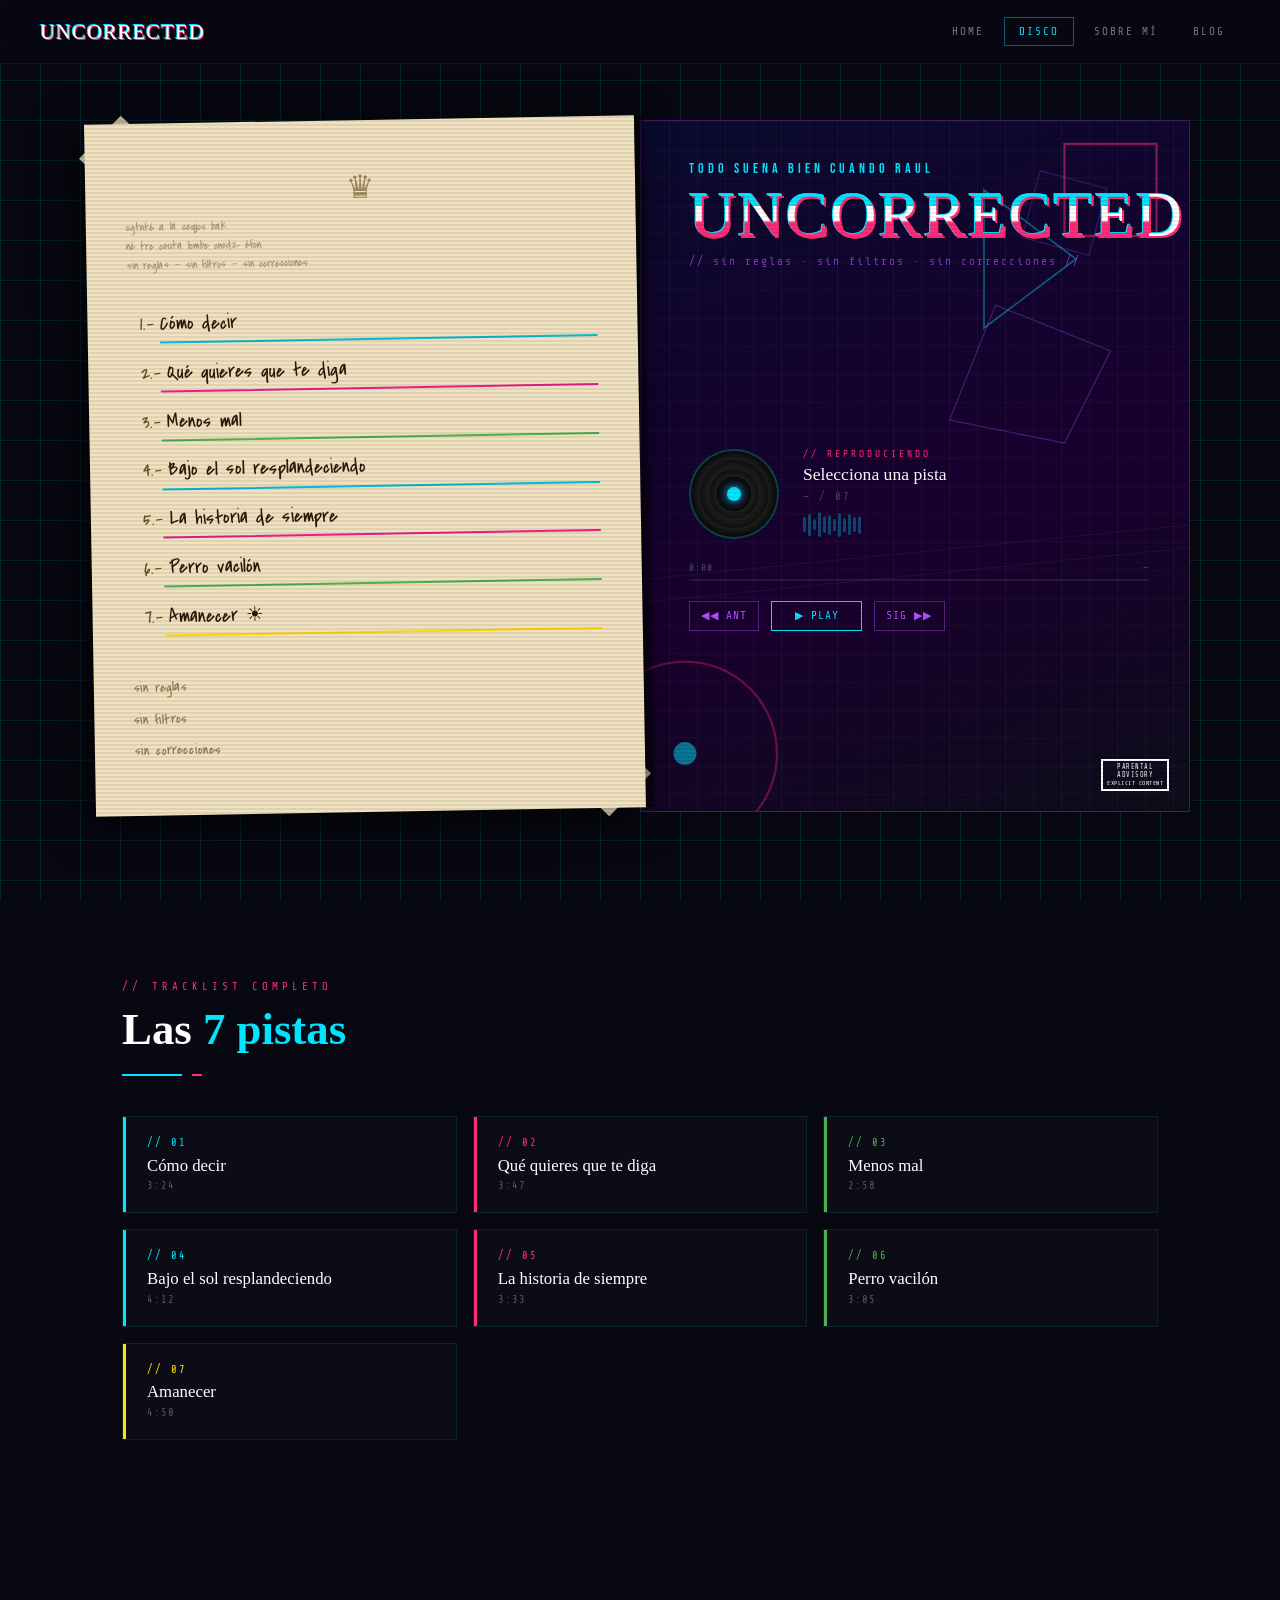
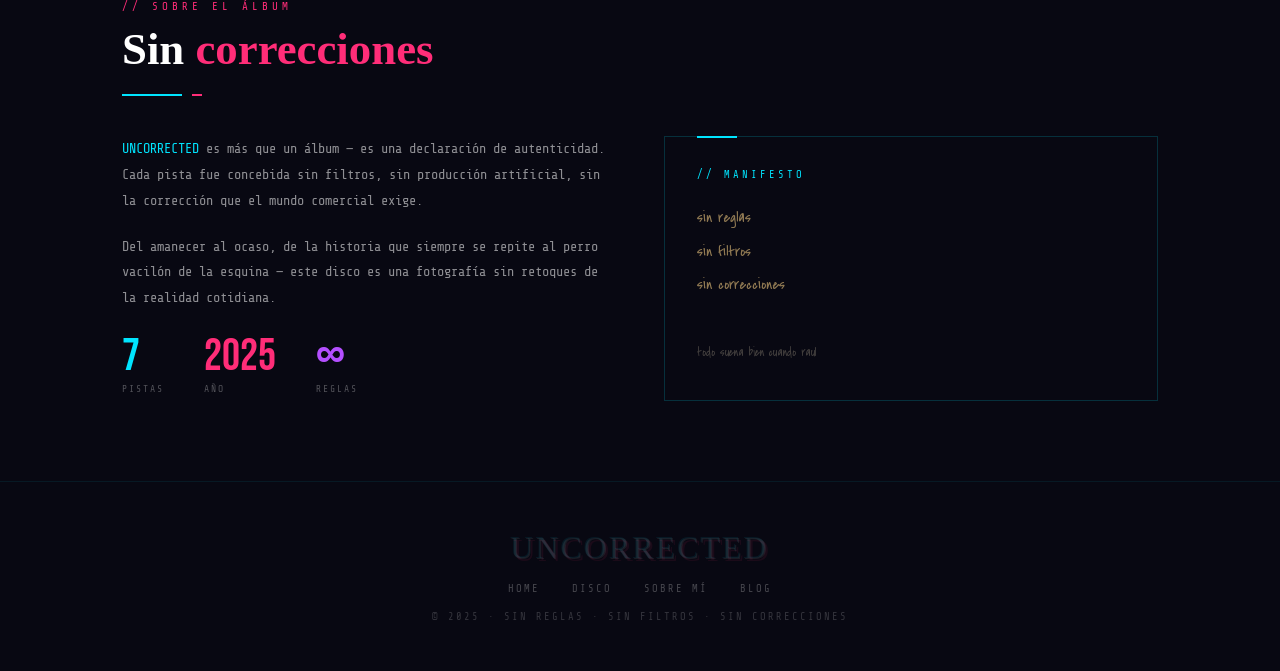
<file: disco.html>
<!DOCTYPE html>
<html lang="es">
<head>
<meta charset="UTF-8">
<meta name="viewport" content="width=device-width, initial-scale=1.0">
<title>UNCORRECTED — El Disco</title>
<link rel="stylesheet" href="shared.css">
<style>
  /* ===== DISCO HERO ===== */
  .disco-hero {
    position: relative;
    min-height: 100vh;
    display: flex;
    align-items: center;
    justify-content: center;
    padding: calc(var(--nav-height) + 2rem) 2rem 4rem;
    z-index: 1;
  }

  .disco-inner {
    display: grid;
    grid-template-columns: 1fr 1fr;
    gap: 0;
    max-width: 1100px;
    width: 100%;
  }

  /* LEFT: parchment */
  .disco-left {
    background: var(--parchment);
    padding: 3rem 2.5rem;
    position: relative;
    transform: rotate(-1deg);
    box-shadow: -8px 8px 40px rgba(0,0,0,0.8), 8px 0 0 rgba(0,0,0,0.3);
    z-index: 2;
  }

  .disco-left::after {
    content: '';
    position: absolute;
    top: 0; right: -15px;
    width: 15px; height: 100%;
    background: linear-gradient(90deg, rgba(0,0,0,0.3), transparent);
  }

  .crown-icon {
    font-family: 'Permanent Marker', cursive;
    font-size: 2rem;
    color: #6B4F1E;
    text-align: center;
    margin-bottom: 0.5rem;
    opacity: 0.6;
  }

  .handwritten-text {
    font-family: 'Covered By Your Grace', cursive;
    font-size: 0.75rem;
    color: #6B4F1E;
    opacity: 0.5;
    line-height: 1.6;
    margin-bottom: 1.5rem;
  }

  .tracklist {
    list-style: none;
    position: relative;
    z-index: 1;
  }

  .tracklist li {
    font-family: 'Covered By Your Grace', cursive;
    font-size: 1.25rem;
    color: #2C1A0A;
    padding: 0.65rem 0;
    cursor: pointer;
    position: relative;
    transition: transform 0.2s;
    display: flex;
    align-items: center;
    gap: 0.4rem;
  }

  .tracklist li:hover { transform: translateX(6px); }
  .tracklist li.active { color: #100500; }
  .tracklist li.active .num { color: #00897B; }

  .tracklist li .num { color: #6B4F1E; }

  .tracklist li .underline {
    position: absolute;
    bottom: 4px;
    left: 2rem;
    right: 0;
    height: 2px;
    border-radius: 1px;
  }

  .u-cyan { background: #00BCD4; }
  .u-magenta { background: #E91E8C; }
  .u-green { background: #4CAF50; }
  .u-yellow { background: #FFD600; }

  .tracklist li .playing-dot {
    width: 6px; height: 6px;
    border-radius: 50%;
    background: var(--neon-cyan);
    flex-shrink: 0;
    opacity: 0;
    animation: pulse 1s ease-in-out infinite;
  }
  .tracklist li.active .playing-dot { opacity: 1; }

  @keyframes pulse {
    0%,100% { transform: scale(1); }
    50% { transform: scale(1.6); }
  }

  .tagline {
    margin-top: 2rem;
    font-family: 'Covered By Your Grace', cursive;
    font-size: 0.9rem;
    color: #6B4F1E;
    opacity: 0.7;
    line-height: 2.2;
  }

  .tape {
    position: absolute;
    width: 60px; height: 18px;
    background: rgba(240,226,192,0.75);
    transform: rotate(-45deg);
  }
  .tape-tl { top: 10px; left: -8px; }
  .tape-br { bottom: 10px; right: -8px; }

  /* RIGHT: neon panel */
  .disco-right {
    background: linear-gradient(160deg, #0A0A2E 0%, #1A0030 60%, #0D0D1A 100%);
    padding: 2.5rem 2.5rem 2rem 3rem;
    position: relative;
    overflow: hidden;
    border: 1px solid rgba(180,79,255,0.3);
    display: flex;
    flex-direction: column;
    justify-content: space-between;
  }

  .disco-right::before {
    content: '';
    position: absolute;
    inset: 0;
    background-image:
      linear-gradient(rgba(0,229,255,0.06) 1px, transparent 1px),
      linear-gradient(90deg, rgba(0,229,255,0.06) 1px, transparent 1px);
    background-size: 28px 28px;
    pointer-events: none;
  }

  .geo-shapes {
    position: absolute;
    top: 0; right: 0;
    width: 100%; height: 100%;
    pointer-events: none;
    z-index: 1;
  }

  .artist-name {
    font-family: 'Bebas Neue', sans-serif;
    font-size: 0.85rem;
    letter-spacing: 4px;
    color: var(--neon-cyan);
    margin-bottom: 0.4rem;
    position: relative;
    z-index: 2;
  }

  .album-title {
    font-family: 'Permanent Marker', cursive;
    font-size: clamp(2.5rem, 5vw, 4rem);
    color: white;
    text-shadow: 2px 2px 0 var(--neon-magenta), -1px -1px 0 var(--neon-cyan);
    letter-spacing: 2px;
    position: relative;
    z-index: 2;
    line-height: 1;
    margin-bottom: 0.5rem;
    animation: titleFlicker 8s infinite;
  }

  @keyframes titleFlicker {
    0%,95%,100% { opacity: 1; }
    96% { opacity: 0.75; }
    97% { opacity: 1; }
    98.5% { opacity: 0.6; }
  }

  .album-tagline {
    font-size: 0.7rem;
    color: rgba(180,79,255,0.7);
    letter-spacing: 2px;
    margin-bottom: 2rem;
    position: relative;
    z-index: 2;
  }

  /* VINYL + NOW PLAYING */
  .player-block {
    position: relative;
    z-index: 2;
    flex: 1;
    display: flex;
    flex-direction: column;
    justify-content: center;
  }

  .vinyl-row {
    display: flex;
    align-items: center;
    gap: 1.5rem;
    margin-bottom: 1.5rem;
  }

  .vinyl {
    width: 90px; height: 90px;
    border-radius: 50%;
    background: radial-gradient(circle at 50% 50%,
      #1a0030 0%, #0a0a0a 28%, #1e1e1e 29%, #111 40%,
      #1e1e1e 41%, #111 56%, #1e1e1e 57%, #0a0a0a 70%,
      #1a1a2e 100%
    );
    border: 2px solid rgba(0,229,255,0.25);
    animation: spin 4s linear infinite;
    animation-play-state: paused;
    flex-shrink: 0;
    position: relative;
  }
  .vinyl::after {
    content: '';
    position: absolute;
    top: 50%; left: 50%;
    transform: translate(-50%,-50%);
    width: 14px; height: 14px;
    border-radius: 50%;
    background: var(--neon-cyan);
    box-shadow: 0 0 10px var(--neon-cyan);
  }
  .vinyl.playing { animation-play-state: running; }
  @keyframes spin { from { transform: rotate(0deg); } to { transform: rotate(360deg); } }

  .now-playing { flex: 1; }
  .np-label {
    font-size: 0.6rem;
    color: var(--neon-magenta);
    letter-spacing: 3px;
    margin-bottom: 0.3rem;
  }
  .np-track {
    font-family: 'Permanent Marker', cursive;
    font-size: 1.1rem;
    color: white;
    margin-bottom: 0.2rem;
    min-height: 1.5rem;
  }
  .np-num {
    font-size: 0.65rem;
    color: rgba(255,255,255,0.25);
    letter-spacing: 2px;
    margin-bottom: 0.5rem;
  }

  /* WAVEFORM */
  .waveform {
    display: flex;
    align-items: center;
    gap: 2px;
    height: 28px;
  }
  .waveform .bar {
    width: 3px;
    background: var(--neon-cyan);
    border-radius: 2px;
    animation: wave 1.1s ease-in-out infinite;
    opacity: 0.3;
  }
  .waveform.playing .bar { opacity: 1; }
  @keyframes wave {
    0%,100% { transform: scaleY(0.15); }
    50% { transform: scaleY(1); }
  }

  /* PROGRESS */
  .time-row {
    display: flex;
    justify-content: space-between;
    font-size: 0.6rem;
    color: rgba(255,255,255,0.25);
    letter-spacing: 1px;
    margin-bottom: 0.4rem;
  }

  .track-progress {
    width: 100%;
    height: 2px;
    background: rgba(255,255,255,0.08);
    margin-bottom: 1.25rem;
    position: relative;
    cursor: pointer;
  }
  .track-progress-fill {
    height: 100%;
    background: linear-gradient(90deg, var(--neon-cyan), var(--neon-purple));
    width: 0%;
    transition: width 1s linear;
    pointer-events: none;
  }

  /* CONTROLS */
  .controls {
    display: flex;
    align-items: center;
    gap: 0.75rem;
  }

  .btn-ctrl {
    background: transparent;
    border: 1px solid;
    font-family: 'Share Tech Mono', monospace;
    font-size: 0.7rem;
    cursor: pointer;
    letter-spacing: 1px;
    transition: all 0.2s;
    text-transform: uppercase;
    color: inherit;
    padding: 0.45rem 0.7rem;
  }

  .btn-play {
    border-color: var(--neon-cyan);
    color: var(--neon-cyan);
    padding: 0.45rem 1.4rem;
  }
  .btn-play:hover, .btn-play.active {
    background: var(--neon-cyan);
    color: #000;
    box-shadow: 0 0 22px rgba(0,229,255,0.45);
  }
  .btn-skip {
    border-color: rgba(180,79,255,0.4);
    color: var(--neon-purple);
  }
  .btn-skip:hover {
    background: rgba(180,79,255,0.15);
    border-color: var(--neon-purple);
  }

  .parental {
    position: absolute;
    bottom: 1.25rem; right: 1.25rem;
    z-index: 2;
    border: 2px solid white;
    padding: 2px 4px;
    font-size: 0.42rem;
    text-align: center;
    line-height: 1.2;
    color: white;
    letter-spacing: 0.5px;
  }

  /* ===== TRACKS FULL LIST ===== */
  .tracks-grid {
    display: grid;
    grid-template-columns: repeat(auto-fill, minmax(290px, 1fr));
    gap: 1rem;
  }

  .track-card {
    border: 1px solid rgba(0,229,255,0.1);
    padding: 1.25rem 1.25rem 1.25rem 1.5rem;
    cursor: pointer;
    transition: all 0.25s;
    position: relative;
    overflow: hidden;
    background: rgba(255,255,255,0.018);
  }

  .track-card::before {
    content: '';
    position: absolute;
    left: 0; top: 0;
    width: 3px; height: 100%;
    background: var(--accent, var(--neon-cyan));
  }

  .track-card:hover {
    border-color: rgba(0,229,255,0.35);
    background: rgba(0,229,255,0.04);
    transform: translateY(-2px);
    box-shadow: 0 8px 30px rgba(0,229,255,0.08);
  }

  .track-card.playing-card {
    border-color: var(--accent, var(--neon-cyan));
    background: rgba(0,229,255,0.07);
  }

  .card-num {
    font-size: 0.65rem;
    color: var(--accent, var(--neon-cyan));
    letter-spacing: 2px;
    margin-bottom: 0.4rem;
  }
  .card-name {
    font-family: 'Permanent Marker', cursive;
    font-size: 1.05rem;
    color: white;
    margin-bottom: 0.3rem;
  }
  .card-duration {
    font-size: 0.65rem;
    color: rgba(255,255,255,0.3);
    letter-spacing: 1px;
  }

  /* ===== ABOUT SECTION ===== */
  .about-two-col {
    display: grid;
    grid-template-columns: 1fr 1fr;
    gap: 3rem;
    align-items: start;
  }

  .about-two-col p {
    font-size: 0.85rem;
    color: rgba(255,255,255,0.55);
    line-height: 1.9;
    margin-bottom: 1.25rem;
  }

  .stats-row {
    display: flex;
    gap: 2.5rem;
    margin-top: 1.5rem;
  }

  .stat-num {
    font-family: 'Bebas Neue', sans-serif;
    font-size: 2.8rem;
    line-height: 1;
  }

  .stat-label {
    font-size: 0.6rem;
    color: rgba(255,255,255,0.3);
    letter-spacing: 2px;
    margin-top: 0.25rem;
  }

  .manifesto-box {
    border: 1px solid rgba(0,229,255,0.18);
    padding: 2rem;
    position: relative;
  }

  .manifesto-box::before {
    content: '';
    position: absolute;
    top: -1px; left: 2rem;
    width: 40px; height: 2px;
    background: var(--neon-cyan);
  }

  .manifesto-label {
    font-size: 0.65rem;
    color: var(--neon-cyan);
    letter-spacing: 3px;
    margin-bottom: 1.25rem;
  }

  /* RESPONSIVE */
  @media (max-width: 768px) {
    .disco-inner { grid-template-columns: 1fr; }
    .disco-left { transform: none; }
    .disco-right { padding: 2rem 1.5rem; }
    .album-title { font-size: 2.5rem; }
    .about-two-col { grid-template-columns: 1fr; }
  }
</style>
</head>
<body>

<div class="progress-bar" id="progressBar"></div>
<div class="grid-bg"></div>

<!-- NAV -->
<nav>
  <a class="nav-logo" href="index.html">UNCORRECTED</a>
  <button class="nav-burger" id="burger" aria-label="Menú">
    <span></span><span></span><span></span>
  </button>
  <div class="nav-links" id="navLinks">
    <a href="index.html">Home</a>
    <a href="disco.html" class="active">Disco</a>
    <a href="index.html#sobre-mi">Sobre mí</a>
    <a href="index.html#blog">Blog</a>
  </div>
</nav>

<!-- DISCO HERO -->
<section class="disco-hero">
  <div class="disco-inner">

    <!-- LEFT -->
    <div class="disco-left">
      <div class="tape tape-tl"></div>
      <div class="crown-icon">♛</div>
      <div class="handwritten-text">
        ogtnté a la ceqjos bak.<br>
        né tre ceuta lombe cncdz éfon.<br>
        sin reglas — sin filtros — sin correcciones
      </div>

      <ul class="tracklist" id="tracklist">
        <li data-i="0" onclick="selectTrack(0)">
          <span class="playing-dot"></span>
          <span class="num">1.-</span> Cómo decir
          <div class="underline u-cyan"></div>
        </li>
        <li data-i="1" onclick="selectTrack(1)">
          <span class="playing-dot"></span>
          <span class="num">2.-</span> Qué quieres que te diga
          <div class="underline u-magenta"></div>
        </li>
        <li data-i="2" onclick="selectTrack(2)">
          <span class="playing-dot"></span>
          <span class="num">3.-</span> Menos mal
          <div class="underline u-green"></div>
        </li>
        <li data-i="3" onclick="selectTrack(3)">
          <span class="playing-dot"></span>
          <span class="num">4.-</span> Bajo el sol resplandeciendo
          <div class="underline u-cyan"></div>
        </li>
        <li data-i="4" onclick="selectTrack(4)">
          <span class="playing-dot"></span>
          <span class="num">5.-</span> La historia de siempre
          <div class="underline u-magenta"></div>
        </li>
        <li data-i="5" onclick="selectTrack(5)">
          <span class="playing-dot"></span>
          <span class="num">6.-</span> Perro vacilón
          <div class="underline u-green"></div>
        </li>
        <li data-i="6" onclick="selectTrack(6)">
          <span class="playing-dot"></span>
          <span class="num">7.-</span> Amanecer ☀
          <div class="underline u-yellow"></div>
        </li>
      </ul>

      <div class="tagline">
        sin reglas<br>
        sin filtros<br>
        sin correcciones
      </div>
      <div class="tape tape-br"></div>
    </div>

    <!-- RIGHT -->
    <div class="disco-right">
      <svg class="geo-shapes" viewBox="0 0 500 600" preserveAspectRatio="xMidYMid slice">
        <polygon points="380,20 460,20 460,100 380,100" fill="none" stroke="#FF2D78" stroke-width="2" opacity="0.5"/>
        <polygon points="310,60 390,120 310,180" fill="none" stroke="#00E5FF" stroke-width="1.5" opacity="0.4"/>
        <polygon points="320,160 420,200 380,280 280,260" fill="none" stroke="#B44FFF" stroke-width="1" opacity="0.35"/>
        <rect x="350" y="50" width="60" height="60" fill="none" stroke="#B44FFF" stroke-width="1" opacity="0.25" transform="rotate(15,380,80)"/>
        <line x1="0" y1="400" x2="500" y2="350" stroke="#00E5FF" stroke-width="0.5" opacity="0.15"/>
        <line x1="0" y1="420" x2="500" y2="370" stroke="#00E5FF" stroke-width="0.5" opacity="0.15"/>
        <circle cx="50" cy="550" r="80" fill="none" stroke="#FF2D78" stroke-width="2" opacity="0.35"/>
        <circle cx="50" cy="550" r="10" fill="#00E5FF" opacity="0.5"/>
      </svg>

      <div>
        <div class="artist-name">todo suena bien cuando raul</div>
        <div class="album-title glitch" data-text="UNCORRECTED">UNCORRECTED</div>
        <div class="album-tagline">// sin reglas · sin filtros · sin correcciones //</div>
      </div>

      <div class="player-block">
        <div class="vinyl-row">
          <div class="vinyl" id="vinylDisc"></div>
          <div class="now-playing">
            <div class="np-label">// REPRODUCIENDO</div>
            <div class="np-track" id="npTrack">Selecciona una pista</div>
            <div class="np-num" id="npNum">— / 07</div>
            <div class="waveform" id="waveform">
              <div class="bar" style="animation-delay:0s;height:55%"></div>
              <div class="bar" style="animation-delay:.1s;height:80%"></div>
              <div class="bar" style="animation-delay:.2s;height:40%"></div>
              <div class="bar" style="animation-delay:.3s;height:90%"></div>
              <div class="bar" style="animation-delay:.4s;height:60%"></div>
              <div class="bar" style="animation-delay:.5s;height:70%"></div>
              <div class="bar" style="animation-delay:.6s;height:45%"></div>
              <div class="bar" style="animation-delay:.7s;height:85%"></div>
              <div class="bar" style="animation-delay:.8s;height:50%"></div>
              <div class="bar" style="animation-delay:.9s;height:75%"></div>
              <div class="bar" style="animation-delay:1s;height:55%"></div>
              <div class="bar" style="animation-delay:1.1s;height:65%"></div>
            </div>
          </div>
        </div>

        <div class="time-row">
          <span id="timeElapsed">0:00</span>
          <span id="timeDuration">—</span>
        </div>
        <div class="track-progress" id="trackProgress" onclick="seekTrack(event)">
          <div class="track-progress-fill" id="progressFill"></div>
        </div>

        <div class="controls">
          <button class="btn-ctrl btn-skip" onclick="prevTrack()">◀◀ ANT</button>
          <button class="btn-ctrl btn-play" id="btnPlay" onclick="togglePlay()">▶ PLAY</button>
          <button class="btn-ctrl btn-skip" onclick="nextTrack()">SIG ▶▶</button>
        </div>
      </div>

      <div class="parental">
        PARENTAL<br>ADVISORY<br><span style="font-size:0.38rem">EXPLICIT CONTENT</span>
      </div>
    </div>

  </div>
</section>

<!-- TRACKLIST COMPLETO -->
<section class="section" id="tracks">
  <div class="section-label">// tracklist completo</div>
  <h2 class="section-title">Las <span style="color:var(--neon-cyan)">7 pistas</span></h2>
  <div class="divider"></div>
  <div class="tracks-grid" id="tracksGrid"></div>
</section>

<!-- ABOUT DEL ÁLBUM -->
<section class="section" id="about">
  <div class="section-label">// sobre el álbum</div>
  <h2 class="section-title">Sin <span style="color:var(--neon-magenta)">correcciones</span></h2>
  <div class="divider"></div>

  <div class="about-two-col">
    <div>
      <p>
        <span style="color:var(--neon-cyan)">UNCORRECTED</span> es más que un álbum — es una declaración de autenticidad. Cada pista fue concebida sin filtros, sin producción artificial, sin la corrección que el mundo comercial exige.
      </p>
      <p>
        Del amanecer al ocaso, de la historia que siempre se repite al perro vacilón de la esquina — este disco es una fotografía sin retoques de la realidad cotidiana.
      </p>
      <div class="stats-row">
        <div>
          <div class="stat-num" style="color:var(--neon-cyan)">7</div>
          <div class="stat-label">PISTAS</div>
        </div>
        <div>
          <div class="stat-num" style="color:var(--neon-magenta)">2025</div>
          <div class="stat-label">AÑO</div>
        </div>
        <div>
          <div class="stat-num" style="color:var(--neon-purple)">∞</div>
          <div class="stat-label">REGLAS</div>
        </div>
      </div>
    </div>

    <div class="manifesto-box">
      <div class="manifesto-label">// MANIFESTO</div>
      <div class="sin-reglas">
        sin reglas<br>
        sin filtros<br>
        sin correcciones<br><br>
        <span style="color:var(--parchment);opacity:0.35;font-size:0.75rem;">todo suena bien cuando raul</span>
      </div>
    </div>
  </div>
</section>

<footer>
  <div class="footer-logo">UNCORRECTED</div>
  <div class="footer-links">
    <a href="index.html">Home</a>
    <a href="disco.html">Disco</a>
    <a href="index.html#sobre-mi">Sobre mí</a>
    <a href="index.html#blog">Blog</a>
  </div>
  <div>© 2025 · SIN REGLAS · SIN FILTROS · SIN CORRECCIONES</div>
</footer>

<script>
const tracks = [
  { name:"Cómo decir",                num:"01", accent:"#00E5FF", duration:"3:24", secs:204 },
  { name:"Qué quieres que te diga",   num:"02", accent:"#FF2D78", duration:"3:47", secs:227 },
  { name:"Menos mal",                 num:"03", accent:"#4CAF50", duration:"2:58", secs:178 },
  { name:"Bajo el sol resplandeciendo",num:"04",accent:"#00E5FF", duration:"4:12", secs:252 },
  { name:"La historia de siempre",    num:"05", accent:"#FF2D78", duration:"3:33", secs:213 },
  { name:"Perro vacilón",             num:"06", accent:"#4CAF50", duration:"3:05", secs:185 },
  { name:"Amanecer",                  num:"07", accent:"#FFE600", duration:"4:50", secs:290 }
];

let current = null;
let playing = false;
let elapsed = 0;
let timer = null;

function buildGrid() {
  const grid = document.getElementById('tracksGrid');
  tracks.forEach((t,i) => {
    const c = document.createElement('div');
    c.className = 'track-card';
    c.id = 'card-'+i;
    c.style.setProperty('--accent', t.accent);
    c.innerHTML = `<div class="card-num">// ${t.num}</div><div class="card-name">${t.name}</div><div class="card-duration">${t.duration}</div>`;
    c.onclick = () => selectTrack(i);
    grid.appendChild(c);
  });
}

function selectTrack(i) {
  current = i;
  elapsed = 0;
  playing = true;
  startTimer();
  updateUI();
}

function togglePlay() {
  if (current === null) { selectTrack(0); return; }
  playing = !playing;
  playing ? startTimer() : stopTimer();
  updateUI();
}

function prevTrack() {
  if (current === null) { selectTrack(0); return; }
  current = (current - 1 + tracks.length) % tracks.length;
  elapsed = 0; playing = true;
  startTimer(); updateUI();
}

function nextTrack() {
  if (current === null) { selectTrack(0); return; }
  current = (current + 1) % tracks.length;
  elapsed = 0; playing = true;
  startTimer(); updateUI();
}

function startTimer() {
  stopTimer();
  timer = setInterval(() => {
    elapsed++;
    if (elapsed >= tracks[current].secs) { nextTrack(); return; }
    updateProgress();
  }, 1000);
}

function stopTimer() {
  if (timer) { clearInterval(timer); timer = null; }
}

function updateProgress() {
  if (current === null) return;
  const t = tracks[current];
  const pct = (elapsed / t.secs) * 100;
  document.getElementById('progressFill').style.width = pct + '%';
  document.getElementById('timeElapsed').textContent = fmt(elapsed);
}

function fmt(s) {
  return Math.floor(s/60) + ':' + String(s%60).padStart(2,'0');
}

function seekTrack(e) {
  if (current === null) return;
  const bar = document.getElementById('trackProgress');
  const pct = e.offsetX / bar.offsetWidth;
  elapsed = Math.round(pct * tracks[current].secs);
  updateProgress();
}

function updateUI() {
  if (current === null) return;
  const t = tracks[current];

  document.getElementById('npTrack').textContent = t.name;
  document.getElementById('npNum').textContent = `${t.num} / 07`;
  document.getElementById('timeDuration').textContent = t.duration;
  document.getElementById('vinylDisc').className = 'vinyl' + (playing ? ' playing' : '');
  document.getElementById('waveform').className = 'waveform' + (playing ? ' playing' : '');

  const btn = document.getElementById('btnPlay');
  btn.textContent = playing ? '⏸ PAUSA' : '▶ PLAY';
  btn.className = 'btn-ctrl btn-play' + (playing ? ' active' : '');

  document.querySelectorAll('.tracklist li').forEach((li, i) => li.classList.toggle('active', i === current));
  document.querySelectorAll('.track-card').forEach((c, i) => c.classList.toggle('playing-card', i === current));

  updateProgress();
}

// Scroll progress
window.addEventListener('scroll', () => {
  const pct = (window.scrollY / (document.documentElement.scrollHeight - window.innerHeight)) * 100;
  document.getElementById('progressBar').style.width = pct + '%';
});

// Burger
document.getElementById('burger').addEventListener('click', () =>
  document.getElementById('navLinks').classList.toggle('open')
);

buildGrid();
</script>
</body>
</html>
</file>
<file: shared.css>
@import url('https://fonts.googleapis.com/css2?family=Permanent+Marker&family=Share+Tech+Mono&family=Bebas+Neue&family=Covered+By+Your+Grace&display=swap');

*, *::before, *::after { margin: 0; padding: 0; box-sizing: border-box; }

:root {
  --neon-cyan: #00E5FF;
  --neon-magenta: #FF2D78;
  --neon-purple: #B44FFF;
  --neon-yellow: #FFE600;
  --dark-bg: #080812;
  --parchment: #F0E2C0;
  --parchment-dark: #C9A96E;
  --grid-color: rgba(0,229,255,0.12);
  --nav-height: 64px;
}

html { scroll-behavior: smooth; }

body {
  background: var(--dark-bg);
  color: white;
  font-family: 'Share Tech Mono', monospace;
  overflow-x: hidden;
}

/* SCANLINES */
body::before {
  content: '';
  position: fixed;
  inset: 0;
  background: repeating-linear-gradient(
    0deg,
    rgba(0,0,0,0) 0px,
    rgba(0,0,0,0) 2px,
    rgba(0,0,0,0.07) 2px,
    rgba(0,0,0,0.07) 4px
  );
  pointer-events: none;
  z-index: 900;
}

/* GRID BG */
.grid-bg {
  position: fixed;
  inset: 0;
  background-image:
    linear-gradient(var(--grid-color) 1px, transparent 1px),
    linear-gradient(90deg, var(--grid-color) 1px, transparent 1px);
  background-size: 40px 40px;
  pointer-events: none;
  z-index: 0;
}

/* ========== NAV ========== */
nav {
  position: fixed;
  top: 0; left: 0; right: 0;
  height: var(--nav-height);
  z-index: 1500;
  display: flex;
  justify-content: space-between;
  align-items: center;
  padding: 0 2.5rem;
  background: rgba(8,8,18,0.85);
  backdrop-filter: blur(12px);
  border-bottom: 1px solid rgba(0,229,255,0.1);
}

.nav-logo {
  font-family: 'Permanent Marker', cursive;
  font-size: 1.3rem;
  color: white;
  text-decoration: none;
  text-shadow: 1px 1px 0 var(--neon-magenta), -1px -1px 0 var(--neon-cyan);
  letter-spacing: 1px;
}

.nav-links {
  display: flex;
  align-items: center;
  gap: 0.25rem;
}

.nav-links a {
  color: rgba(255,255,255,0.45);
  text-decoration: none;
  font-size: 0.68rem;
  letter-spacing: 2px;
  text-transform: uppercase;
  padding: 0.45rem 0.9rem;
  border: 1px solid transparent;
  transition: color 0.2s, border-color 0.2s;
}

.nav-links a:hover {
  color: var(--neon-cyan);
  border-color: rgba(0,229,255,0.25);
}

.nav-links a.active {
  color: var(--neon-cyan);
  border-color: rgba(0,229,255,0.4);
}

.nav-links a.nav-cta {
  color: var(--neon-magenta);
  border-color: rgba(255,45,120,0.4);
  margin-left: 0.5rem;
}

.nav-links a.nav-cta:hover {
  background: rgba(255,45,120,0.1);
  color: var(--neon-magenta);
  border-color: var(--neon-magenta);
}

/* HAMBURGER mobile */
.nav-burger {
  display: none;
  flex-direction: column;
  gap: 5px;
  cursor: pointer;
  background: none;
  border: none;
  padding: 4px;
}
.nav-burger span {
  display: block;
  width: 22px;
  height: 1.5px;
  background: var(--neon-cyan);
}

/* SCROLL PROGRESS */
.progress-bar {
  position: fixed;
  top: 0; left: 0;
  height: 2px;
  background: linear-gradient(90deg, var(--neon-cyan), var(--neon-magenta), var(--neon-purple));
  z-index: 2000;
  width: 0%;
  transition: width 0.08s linear;
}

/* ========== SHARED SECTION STYLES ========== */
.section {
  position: relative;
  z-index: 1;
  padding: 5rem 2rem;
  max-width: 1100px;
  margin: 0 auto;
}

.section-label {
  font-size: 0.68rem;
  letter-spacing: 4px;
  color: var(--neon-magenta);
  margin-bottom: 0.75rem;
  text-transform: uppercase;
}

.section-title {
  font-family: 'Permanent Marker', cursive;
  font-size: clamp(2rem, 4vw, 2.8rem);
  margin-bottom: 1.25rem;
  line-height: 1.1;
}

.divider {
  width: 60px;
  height: 2px;
  background: var(--neon-cyan);
  margin-bottom: 2.5rem;
  position: relative;
}
.divider::after {
  content: '';
  position: absolute;
  right: -20px; top: 0;
  width: 10px; height: 2px;
  background: var(--neon-magenta);
}

/* GLITCH */
.glitch { position: relative; }
.glitch::before, .glitch::after {
  content: attr(data-text);
  position: absolute;
  top: 0; left: 0;
  width: 100%; height: 100%;
  font-family: inherit;
  font-size: inherit;
}
.glitch::before {
  color: var(--neon-cyan);
  clip-path: polygon(0 0,100% 0,100% 35%,0 35%);
  animation: glitch1 5s infinite;
}
.glitch::after {
  color: var(--neon-magenta);
  clip-path: polygon(0 60%,100% 60%,100% 100%,0 100%);
  animation: glitch2 5s infinite;
}
@keyframes glitch1 {
  0%,90%,100% { transform: translateX(0); }
  92% { transform: translateX(-3px); }
  94% { transform: translateX(3px); }
  96% { transform: translateX(0); }
}
@keyframes glitch2 {
  0%,90%,100% { transform: translateX(0); }
  91% { transform: translateX(3px); }
  93% { transform: translateX(-3px); }
  95% { transform: translateX(0); }
}

/* SIN REGLAS handwritten */
.sin-reglas {
  font-family: 'Covered By Your Grace', cursive;
  font-size: 0.95rem;
  color: var(--parchment-dark);
  opacity: 0.7;
  line-height: 2.2;
}

/* FOOTER */
footer {
  position: relative;
  z-index: 1;
  text-align: center;
  padding: 3rem 2rem;
  border-top: 1px solid rgba(0,229,255,0.08);
  font-size: 0.65rem;
  color: rgba(255,255,255,0.18);
  letter-spacing: 2px;
}
.footer-logo {
  font-family: 'Permanent Marker', cursive;
  font-size: 2rem;
  color: rgba(255,255,255,0.08);
  margin-bottom: 1rem;
  text-shadow: 2px 2px 0 rgba(255,45,120,0.08), -1px -1px 0 rgba(0,229,255,0.08);
}
.footer-links {
  display: flex;
  justify-content: center;
  gap: 2rem;
  margin-bottom: 1rem;
}
.footer-links a {
  color: rgba(255,255,255,0.25);
  text-decoration: none;
  font-size: 0.65rem;
  letter-spacing: 2px;
  text-transform: uppercase;
  transition: color 0.2s;
}
.footer-links a:hover { color: var(--neon-cyan); }

/* RESPONSIVE */
@media (max-width: 768px) {
  nav { padding: 0 1.25rem; }
  .nav-links { display: none; flex-direction: column; position: absolute; top: var(--nav-height); left: 0; right: 0; background: rgba(8,8,18,0.97); padding: 1rem; border-bottom: 1px solid rgba(0,229,255,0.1); }
  .nav-links.open { display: flex; }
  .nav-links a { padding: 0.75rem 1rem; }
  .nav-burger { display: flex; }
  .section { padding: 3rem 1.25rem; }
}
</file>
